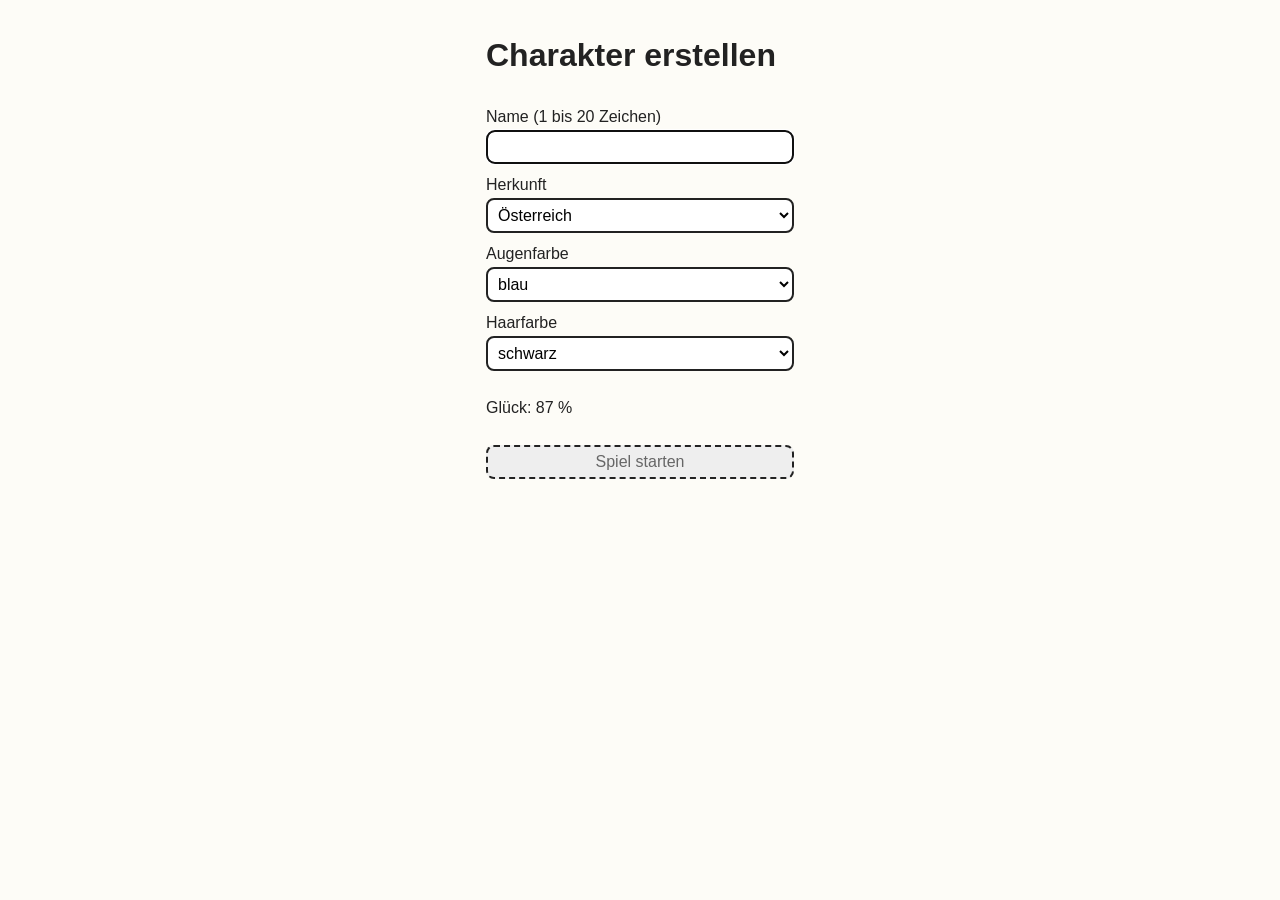
<file: index.html>
<!DOCTYPE html>
<html lang="de">
<head>
  <meta charset="utf-8">
  <meta name="viewport" content="width=device-width, initial-scale=1">
  <title>Idle-Game</title>
  <link rel="stylesheet" href="style.css">
</head>
<body>

<form id="erstellung" hidden>
  <h1>Charakter erstellen</h1>
  <label>Name (1 bis 20 Zeichen)
    <input id="name" maxlength="20" autocomplete="off" required>
  </label>
  <label>Herkunft <select id="herkunft"></select></label>
  <label>Augenfarbe <select id="augenfarbe"></select></label>
  <label>Haarfarbe <select id="haarfarbe"></select></label>
  <p id="glueck"></p>
  <button id="starten" disabled>Spiel starten</button>
</form>

<main id="spiel" hidden>
  <header id="leiste">
    <div>Guthaben <strong id="guthaben">0</strong></div>
    <div>Ertrag pro Sekunde <strong id="proSekunde">0</strong></div>
    <div id="fortschritt"></div>
    <button id="reset" type="button">Reset</button>
    <p id="hinweis" role="status"></p>
  </header>

  <section id="offline" class="meldung" hidden>
    <p id="offlineText"></p>
    <button id="offlineOk" type="button">OK</button>
  </section>
  <section id="abschluss" class="meldung" hidden>
    <p id="abschlussText"></p>
    <button id="neuesSpiel" type="button">Neues Spiel</button>
    <button id="weiterspielen" type="button">Weiterspielen</button>
  </section>

  <div id="karten"></div>
</main>

<script src="kostenkurve.js"></script>
<script src="economy.js"></script>
<script src="storage.js"></script>
<script src="game.js"></script>
<script src="format.js"></script>
<script src="figures.js"></script>
<script src="ui.js"></script>
</body>
</html>
</file>
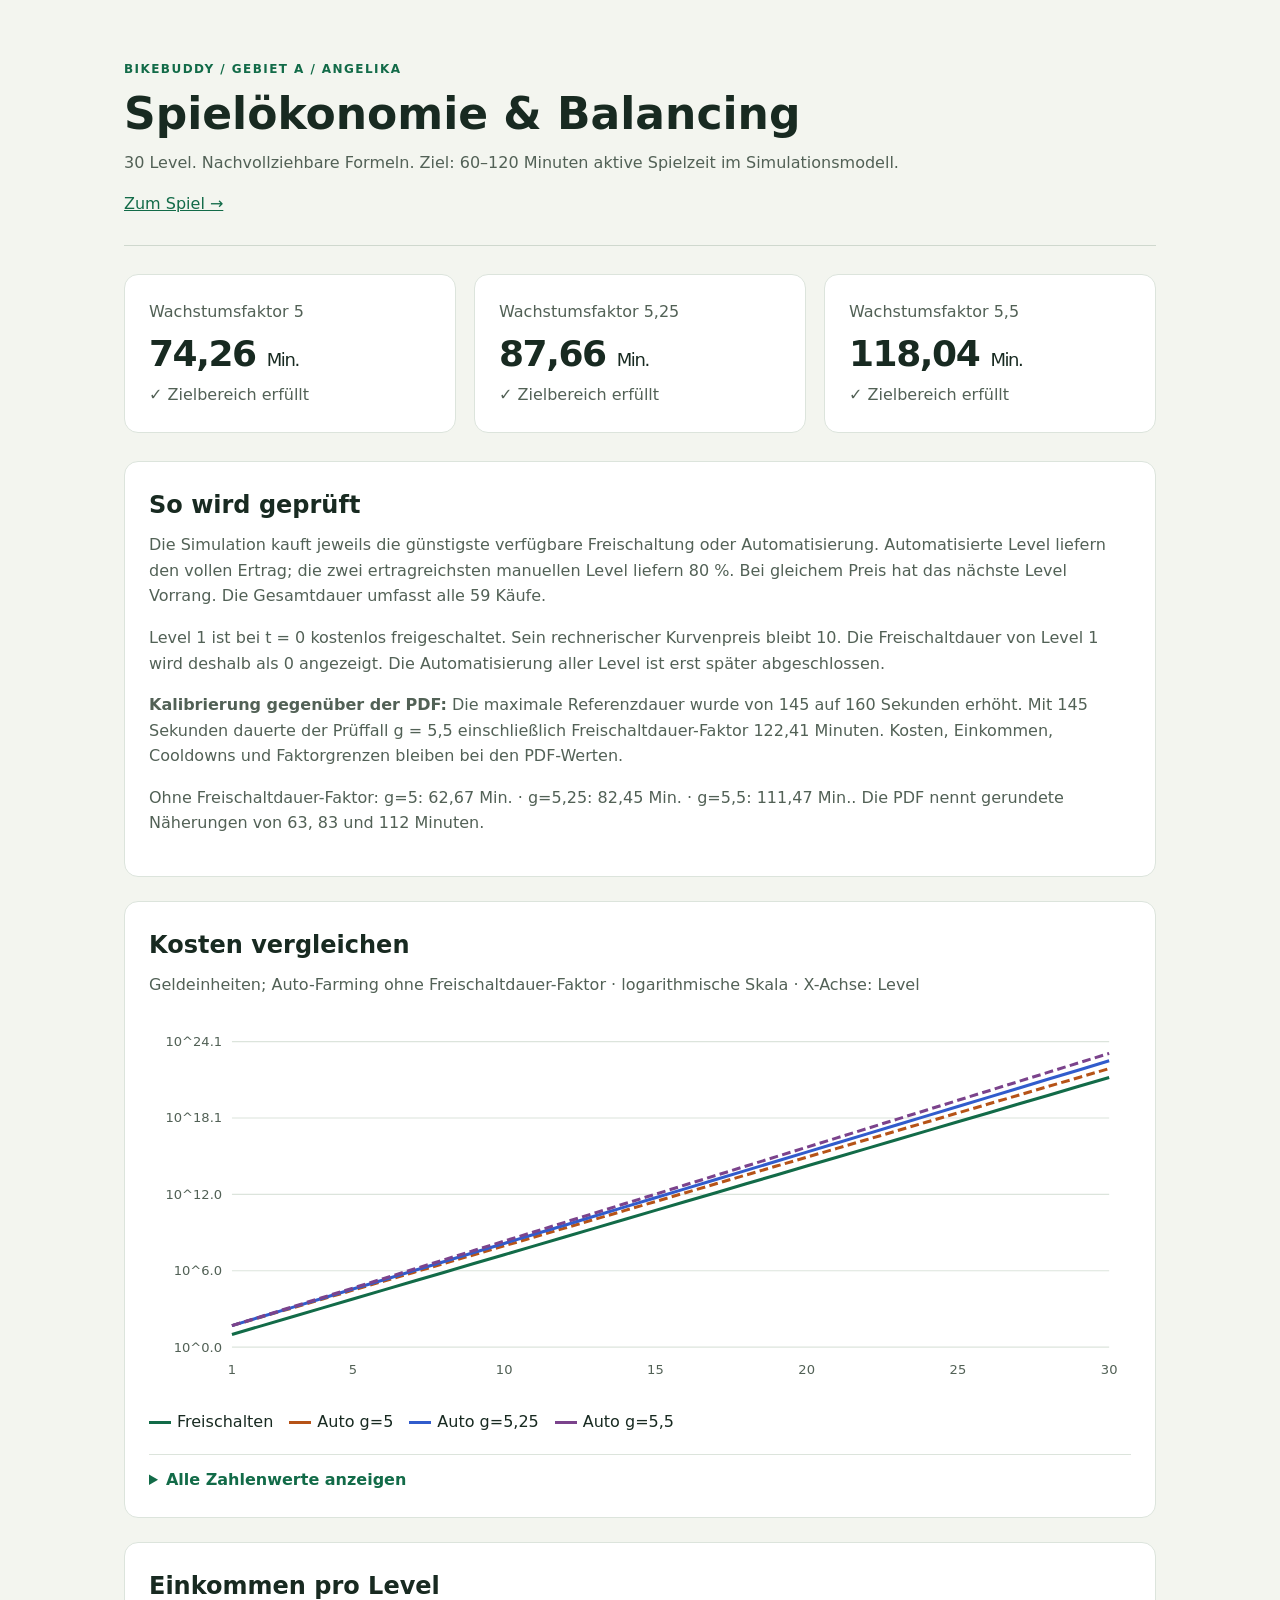
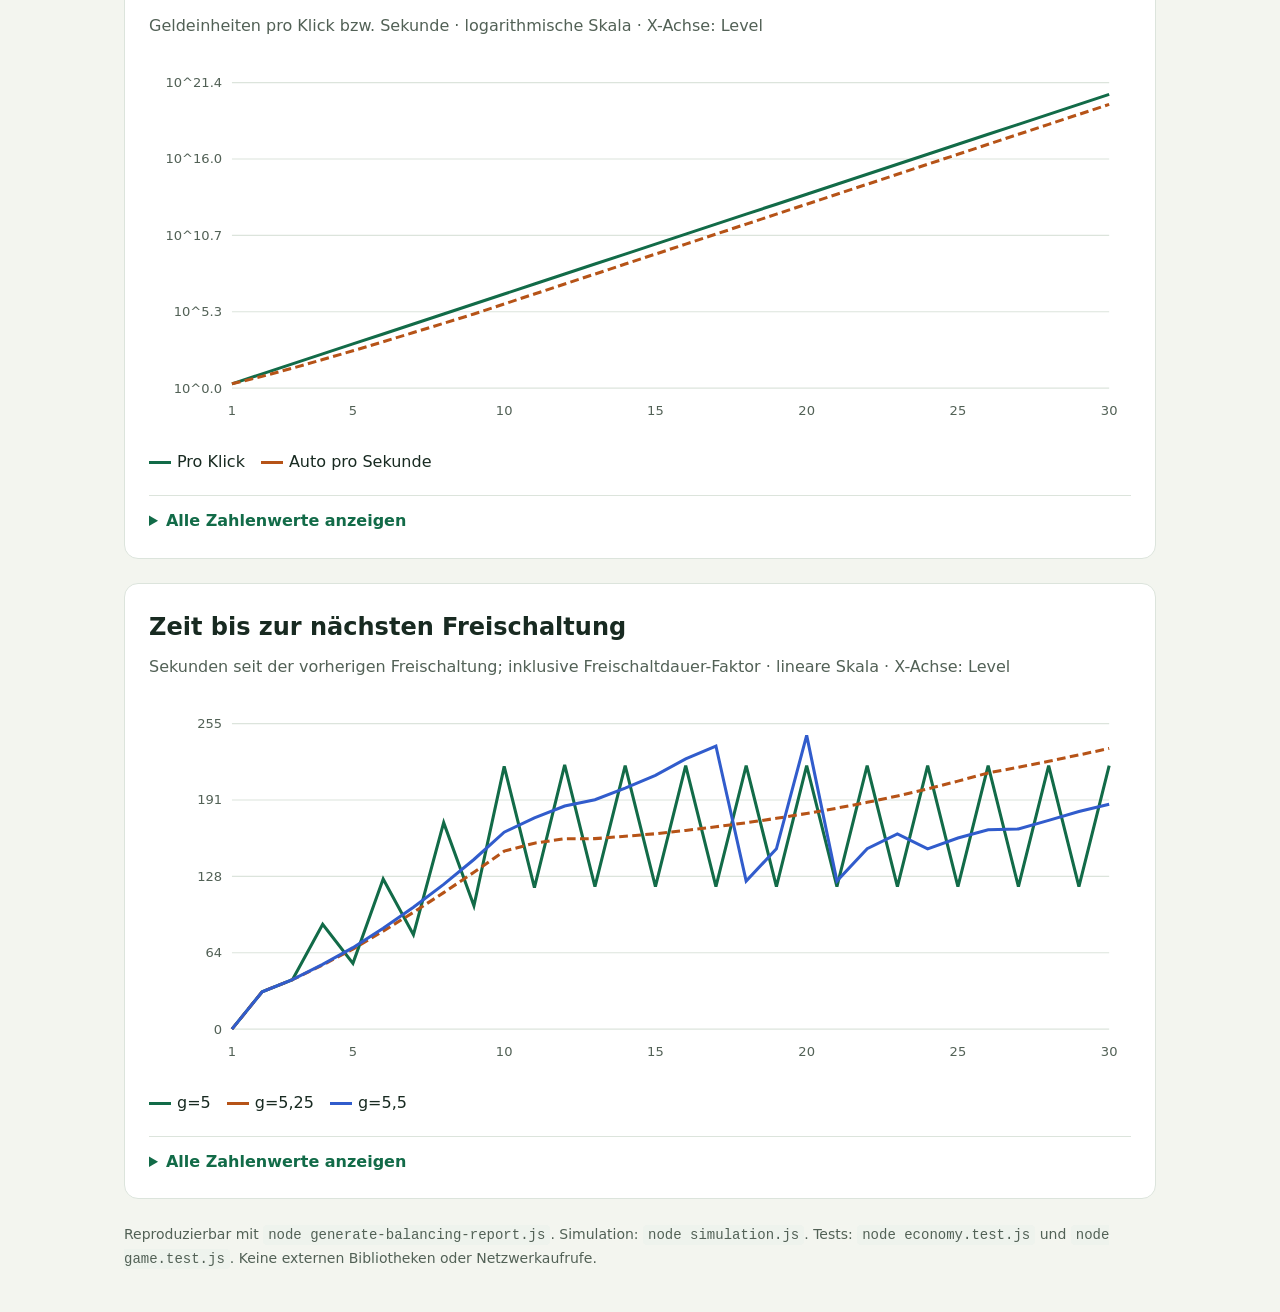
<file: kostenkurve.html>
<!doctype html>
<html lang="de"><head><meta charset="utf-8"><meta name="viewport" content="width=device-width,initial-scale=1"><title>BikeBuddy · Spielökonomie & Balancing</title>
<style>
*{box-sizing:border-box}body{margin:0;background:#f3f5ef;color:#182a21;font:16px/1.6 system-ui,sans-serif}main{max-width:1080px;margin:auto;padding:44px 24px}header{padding:16px 0 28px;border-bottom:1px solid #cfd8ce}.eyebrow{color:#126b48;font-weight:700;letter-spacing:.12em;font-size:12px}h1{font-size:clamp(28px,5vw,44px);line-height:1.15;margin:10px 0}h2{font-size:24px;margin:0}p{color:#526156;margin:8px 0 16px}.cards{display:grid;grid-template-columns:repeat(3,1fr);gap:18px;margin:28px 0}.cards article,section{background:white;border:1px solid #dce4dc;border-radius:14px;padding:24px}.cards strong{font-size:36px;letter-spacing:-.04em}.cards small{font-size:18px;font-weight:500}.cards p{margin:0}section{margin:24px 0}svg{width:100%;height:auto;margin:8px 0}svg text{font:12px system-ui;fill:#526156}.legend{display:flex;flex-wrap:wrap;gap:16px}.legend span:before{content:'';display:inline-block;width:22px;height:3px;background:var(--series);vertical-align:middle;margin-right:6px}details{margin-top:20px;border-top:1px solid #dce4dc;padding-top:12px}summary{cursor:pointer;color:#126b48;font-weight:600}.scroll{overflow:auto}table{width:100%;border-collapse:collapse;font-size:14px}th,td{text-align:right;padding:9px 12px;border-bottom:1px solid #e0e7df;white-space:nowrap}th:first-child{text-align:left}code{background:#eef3ed;padding:2px 5px;border-radius:4px}a{color:#126b48}footer{font-size:14px;color:#526156}@media(max-width:650px){main{padding:22px 14px}.cards{grid-template-columns:1fr;gap:10px}.cards article,section{padding:18px}.cards strong{font-size:30px}}
</style></head><body><main><header><div class="eyebrow">BIKEBUDDY / GEBIET A / ANGELIKA</div><h1>Spielökonomie & Balancing</h1><p>30 Level. Nachvollziehbare Formeln. Ziel: 60–120 Minuten aktive Spielzeit im Simulationsmodell.</p><a href="index.html">Zum Spiel →</a></header>
<div class="cards"><article><p>Wachstumsfaktor 5</p><strong>74,26 <small>Min.</small></strong><p>✓ Zielbereich erfüllt</p></article><article><p>Wachstumsfaktor 5,25</p><strong>87,66 <small>Min.</small></strong><p>✓ Zielbereich erfüllt</p></article><article><p>Wachstumsfaktor 5,5</p><strong>118,04 <small>Min.</small></strong><p>✓ Zielbereich erfüllt</p></article></div>
<section><h2>So wird geprüft</h2><p>Die Simulation kauft jeweils die günstigste verfügbare Freischaltung oder Automatisierung. Automatisierte Level liefern den vollen Ertrag; die zwei ertragreichsten manuellen Level liefern 80 %. Bei gleichem Preis hat das nächste Level Vorrang. Die Gesamtdauer umfasst alle 59 Käufe.</p><p>Level 1 ist bei t = 0 kostenlos freigeschaltet. Sein rechnerischer Kurvenpreis bleibt 10. Die Freischaltdauer von Level 1 wird deshalb als 0 angezeigt. Die Automatisierung aller Level ist erst später abgeschlossen.</p><p><strong>Kalibrierung gegenüber der PDF:</strong> Die maximale Referenzdauer wurde von 145 auf 160 Sekunden erhöht. Mit 145 Sekunden dauerte der Prüffall g = 5,5 einschließlich Freischaltdauer-Faktor 122,41 Minuten. Kosten, Einkommen, Cooldowns und Faktorgrenzen bleiben bei den PDF-Werten.</p><p>Ohne Freischaltdauer-Faktor: g=5: 62,67 Min. · g=5,25: 82,45 Min. · g=5,5: 111,47 Min.. Die PDF nennt gerundete Näherungen von 63, 83 und 112 Minuten.</p></section>
<section><h2>Kosten vergleichen</h2><p>Geldeinheiten; Auto-Farming ohne Freischaltdauer-Faktor · logarithmische Skala · X-Achse: Level</p><svg viewBox="0 0 900 340" role="img" aria-labelledby="cost-title cost-desc"><title id="cost-title">Kosten vergleichen</title><desc id="cost-desc">Geldeinheiten; Auto-Farming ohne Freischaltdauer-Faktor. Logarithmische Skala. Zahlenwerte stehen in der Tabelle darunter.</desc><line x1="76" y1="298" x2="880" y2="298" stroke="#dce4dc"/><text x="67" y="302" text-anchor="end">10^0.0</text><line x1="76" y1="228" x2="880" y2="228" stroke="#dce4dc"/><text x="67" y="232" text-anchor="end">10^6.0</text><line x1="76" y1="158" x2="880" y2="158" stroke="#dce4dc"/><text x="67" y="162" text-anchor="end">10^12.0</text><line x1="76" y1="88" x2="880" y2="88" stroke="#dce4dc"/><text x="67" y="92" text-anchor="end">10^18.1</text><line x1="76" y1="18" x2="880" y2="18" stroke="#dce4dc"/><text x="67" y="22" text-anchor="end">10^24.1</text><text x="76" y="323" text-anchor="middle">1</text><text x="186.89655172413794" y="323" text-anchor="middle">5</text><text x="325.51724137931035" y="323" text-anchor="middle">10</text><text x="464.1379310344828" y="323" text-anchor="middle">15</text><text x="602.7586206896551" y="323" text-anchor="middle">20</text><text x="741.3793103448276" y="323" text-anchor="middle">25</text><text x="880" y="323" text-anchor="middle">30</text><polyline fill="none" stroke="#126b48" stroke-width="2.8"  points="76,286.3799430857249 103.72413793103448,278.2578718539692 131.44827586206895,270.13580062221354 159.17241379310343,262.0137293904579 186.89655172413794,253.89165815870223 214.6206896551724,245.76958692694654 242.3448275862069,237.6475156951909 270.0689655172414,229.52544446343524 297.7931034482759,221.40337323167955 325.51724137931035,213.28130199992387 353.2413793103448,205.15923076816821 380.9655172413793,197.03715953641256 408.6896551724138,188.91508830465688 436.41379310344826,180.79301707290125 464.1379310344828,172.67094584114557 491.86206896551727,164.54887460938988 519.5862068965517,156.42680337763423 547.3103448275862,148.30473214587855 575.0344827586207,140.1826609141229 602.7586206896551,132.0605896823672 630.4827586206897,123.93851845061155 658.2068965517242,115.81644721885587 685.9310344827586,107.69437598710024 713.6551724137931,99.57230475534459 741.3793103448276,91.4502335235889 769.103448275862,83.32816229183325 796.8275862068965,75.20609106007757 824.551724137931,67.08401982832191 852.2758620689656,58.96194859656626 880,50.839877364810604"/><polyline fill="none" stroke="#b65317" stroke-width="2.8" stroke-dasharray="8 4" points="76,278.2578718539692 103.72413793103448,270.13580062221354 131.44827586206895,262.0137293904579 159.17241379310343,253.89165815870223 186.89655172413794,245.76958692694654 214.6206896551724,237.6475156951909 242.3448275862069,229.52544446343524 270.0689655172414,221.40337323167955 297.7931034482759,213.28130199992387 325.51724137931035,205.15923076816821 353.2413793103448,197.03715953641256 380.9655172413793,188.91508830465688 408.6896551724138,180.79301707290125 436.41379310344826,172.67094584114557 464.1379310344828,164.54887460938988 491.86206896551727,156.42680337763423 519.5862068965517,148.30473214587855 547.3103448275862,140.1826609141229 575.0344827586207,132.0605896823672 602.7586206896551,123.93851845061155 630.4827586206897,115.81644721885587 658.2068965517242,107.69437598710024 685.9310344827586,99.57230475534459 713.6551724137931,91.4502335235889 741.3793103448276,83.32816229183325 769.103448275862,75.20609106007757 796.8275862068965,67.08401982832191 824.551724137931,58.96194859656626 852.2758620689656,50.839877364810604 880,42.71780613305492"/><polyline fill="none" stroke="#315ccc" stroke-width="2.8"  points="76,278.2578718539692 103.72413793103448,269.8799764725218 131.44827586206895,261.52174542372427 159.17241379310343,253.15310456086564 186.89655172413794,244.78464639549293 214.6206896551724,236.41641124108128 242.3448275862069,228.04811794310484 270.0689655172414,219.67982722738805 297.7931034482759,211.3115350470245 325.51724137931035,202.94324302072476 353.2413793103448,194.5749509278028 380.9655172413793,186.20665883125517 408.6896551724138,177.83836673896627 436.41379310344826,169.47007464600048 464.1379310344828,161.10178255306602 491.86206896551727,152.7334904601393 519.5862068965517,144.36519836721803 547.3103448275862,135.9969062742962 575.0344827586207,127.62861418137422 602.7586206896551,119.26032208845228 630.4827586206897,110.89202999553035 658.2068965517242,102.52373790260842 685.9310344827586,94.15544580968646 713.6551724137931,85.78715371676452 741.3793103448276,77.41886162384259 769.103448275862,69.05056953092065 796.8275862068965,60.68227743799869 824.551724137931,52.31398534507673 852.2758620689656,43.9456932521548 880,35.57740115923286"/><polyline fill="none" stroke="#7b438c" stroke-width="2.8" stroke-dasharray="8 4" points="76,278.2578718539692 103.72413793103448,269.6548152648403 131.44827586206895,261.05009067814296 159.17241379310343,252.4485504276563 186.89655172413794,243.84565928485466 214.6206896551724,235.24259266852124 242.3448275862069,226.63953243314103 270.0689655172414,218.03647584401216 297.7931034482759,209.43341913434602 325.51724137931035,200.83036255617506 353.2413793103448,192.22730596106908 380.9655172413793,183.6242493737514 408.6896551724138,175.02119278435907 436.41379310344826,166.41813619529 464.1379310344828,157.81507960616545 491.86206896551727,149.21202301703534 519.5862068965517,140.60896642790664 547.3103448275862,132.0059098387777 575.0344827586207,123.40285324964881 602.7586206896551,114.79979666051989 630.4827586206897,106.19674007139096 658.2068965517242,97.59368348226207 685.9310344827586,88.99062689313317 713.6551724137931,80.38757030400427 741.3793103448276,71.78451371487535 769.103448275862,63.18145712574642 796.8275862068965,54.57840053661752 824.551724137931,45.9753439474886 852.2758620689656,37.3722873583597 880,28.769230769230774"/></svg><div class="legend"><span style="--series:#126b48">Freischalten</span><span style="--series:#b65317">Auto g=5</span><span style="--series:#315ccc">Auto g=5,25</span><span style="--series:#7b438c">Auto g=5,5</span></div><details><summary>Alle Zahlenwerte anzeigen</summary><div class="scroll"><table><thead><tr><th>Level</th><th>Freischalten</th><th>Auto g=5</th><th>Auto g=5,25</th><th>Auto g=5,5</th></tr></thead><tbody><tr><th scope="row">1</th><td>10</td><td>50</td><td>50</td><td>50</td></tr><tr><th scope="row">2</th><td>50</td><td>250</td><td>263</td><td>275</td></tr><tr><th scope="row">3</th><td>250</td><td>1 250</td><td>1 378</td><td>1 513</td></tr><tr><th scope="row">4</th><td>1 250</td><td>6 250</td><td>7 235</td><td>8 319</td></tr><tr><th scope="row">5</th><td>6 250</td><td>31 250</td><td>37 985</td><td>45 753</td></tr><tr><th scope="row">6</th><td>31 250</td><td>156 250</td><td>199 419</td><td>251 642</td></tr><tr><th scope="row">7</th><td>156 250</td><td>781 250</td><td>1 046 950</td><td>1 384 032</td></tr><tr><th scope="row">8</th><td>781 250</td><td>3 906 250</td><td>5 496 486</td><td>7 612 176</td></tr><tr><th scope="row">9</th><td>3 906 250</td><td>19 531 250</td><td>28 856 552</td><td>41 866 969</td></tr><tr><th scope="row">10</th><td>19 531 250</td><td>97 656 250</td><td>151 496 896</td><td>230 268 329</td></tr><tr><th scope="row">11</th><td>97 656 250</td><td>488 281 250</td><td>795 358 704</td><td>1 266 475 811</td></tr><tr><th scope="row">12</th><td>488 281 250</td><td>2 441 406 250</td><td>4 175 633 199</td><td>6 965 616 958</td></tr><tr><th scope="row">13</th><td>2 441 406 250</td><td>12 207 031 250</td><td>21 922 074 292</td><td>38 310 893 271</td></tr><tr><th scope="row">14</th><td>12 207 031 250</td><td>61 035 156 250</td><td>115 090 890 034</td><td>210 709 912 988</td></tr><tr><th scope="row">15</th><td>61 035 156 250</td><td>305 175 781 250</td><td>604 227 172 680</td><td>1 158 904 521 433</td></tr><tr><th scope="row">16</th><td>305 175 781 250</td><td>1 525 878 906 250</td><td>3 172 192 656 573</td><td>6 373 974 867 883</td></tr><tr><th scope="row">17</th><td>1 525 878 906 250</td><td>7 629 394 531 250</td><td>16 654 011 447 006</td><td>35 056 861 773 355</td></tr><tr><th scope="row">18</th><td>7 629 394 531 250</td><td>38 146 972 656 250</td><td>87 433 560 096 780</td><td>192 812 739 753 454</td></tr><tr><th scope="row">19</th><td>38 146 972 656 250</td><td>190 734 863 281 250</td><td>459 026 190 508 096</td><td>1 060 470 068 643 996</td></tr><tr><th scope="row">20</th><td>190 734 863 281 250</td><td>953 674 316 406 250</td><td>2 409 887 500 167 502</td><td>5 832 585 377 541 976</td></tr><tr><th scope="row">21</th><td>953 674 316 406 250</td><td>4 768 371 582 031 250</td><td>12 651 909 375 879 384</td><td>32 079 219 576 480 868</td></tr><tr><th scope="row">22</th><td>4 768 371 582 031 250</td><td>23 841 857 910 156 250</td><td>66 422 524 223 366 760</td><td>176 435 707 670 644 740</td></tr><tr><th scope="row">23</th><td>23 841 857 910 156 250</td><td>119 209 289 550 781 250</td><td>348 718 252 172 675 500</td><td>970 396 392 188 546 200</td></tr><tr><th scope="row">24</th><td>119 209 289 550 781 250</td><td>596 046 447 753 906 200</td><td>1 830 770 823 906 546 400</td><td>5 337 180 157 037 004 000</td></tr><tr><th scope="row">25</th><td>596 046 447 753 906 200</td><td>2 980 232 238 769 531 400</td><td>9 611 546 825 509 370 000</td><td>29 354 490 863 703 520 000</td></tr><tr><th scope="row">26</th><td>2 980 232 238 769 531 400</td><td>14 901 161 193 847 658 000</td><td>50 460 620 833 924 190 000</td><td>161 449 699 750 369 400 000</td></tr><tr><th scope="row">27</th><td>14 901 161 193 847 656 000</td><td>74 505 805 969 238 280 000</td><td>264 918 259 378 101 980 000</td><td>887 973 348 627 031 500 000</td></tr><tr><th scope="row">28</th><td>74 505 805 969 238 280 000</td><td>372 529 029 846 191 440 000</td><td>1 390 820 861 735 035 200 000</td><td>4 883 853 417 448 673 000 000</td></tr><tr><th scope="row">29</th><td>372 529 029 846 191 400 000</td><td>1 862 645 149 230 957 000 000</td><td>7 301 809 524 108 936 000 000</td><td>26 861 193 795 967 704 000 000</td></tr><tr><th scope="row">30</th><td>1 862 645 149 230 956 800 000</td><td>9 313 225 746 154 785 000 000</td><td>38 334 500 001 571 910 000 000</td><td>147 736 565 877 822 370 000 000</td></tr></tbody></table></div></details></section><section><h2>Einkommen pro Level</h2><p>Geldeinheiten pro Klick bzw. Sekunde · logarithmische Skala · X-Achse: Level</p><svg viewBox="0 0 900 340" role="img" aria-labelledby="income-title income-desc"><title id="income-title">Einkommen pro Level</title><desc id="income-desc">Geldeinheiten pro Klick bzw. Sekunde. Logarithmische Skala. Zahlenwerte stehen in der Tabelle darunter.</desc><line x1="76" y1="298" x2="880" y2="298" stroke="#dce4dc"/><text x="67" y="302" text-anchor="end">10^0.0</text><line x1="76" y1="228" x2="880" y2="228" stroke="#dce4dc"/><text x="67" y="232" text-anchor="end">10^5.3</text><line x1="76" y1="158" x2="880" y2="158" stroke="#dce4dc"/><text x="67" y="162" text-anchor="end">10^10.7</text><line x1="76" y1="87.99999999999997" x2="880" y2="87.99999999999997" stroke="#dce4dc"/><text x="67" y="91.99999999999997" text-anchor="end">10^16.0</text><line x1="76" y1="18" x2="880" y2="18" stroke="#dce4dc"/><text x="67" y="22" text-anchor="end">10^21.4</text><text x="76" y="323" text-anchor="middle">1</text><text x="186.89655172413794" y="323" text-anchor="middle">5</text><text x="325.51724137931035" y="323" text-anchor="middle">10</text><text x="464.1379310344828" y="323" text-anchor="middle">15</text><text x="602.7586206896551" y="323" text-anchor="middle">20</text><text x="741.3793103448276" y="323" text-anchor="middle">25</text><text x="880" y="323" text-anchor="middle">30</text><polyline fill="none" stroke="#126b48" stroke-width="2.8"  points="76,294.06018635721944 103.72413793103448,284.9122223714267 131.44827586206895,275.76425838563404 159.17241379310343,266.6162943998413 186.89655172413794,257.4683304140486 214.6206896551724,248.32036642825588 242.3448275862069,239.17240244246315 270.0689655172414,230.02443845667045 297.7931034482759,220.87647447087772 325.51724137931035,211.72851048508505 353.2413793103448,202.5805464992923 380.9655172413793,193.4325825134996 408.6896551724138,184.28461852770687 436.41379310344826,175.1366545419142 464.1379310344828,165.98869055612147 491.86206896551727,156.84072657032874 519.5862068965517,147.69276258453604 547.3103448275862,138.5447985987433 575.0344827586207,129.3968346129506 602.7586206896551,120.24887062715788 630.4827586206897,111.10090664136516 658.2068965517242,101.95294265557246 685.9310344827586,92.80497866977976 713.6551724137931,83.65701468398706 741.3793103448276,74.50905069819436 769.103448275862,65.36108671240163 796.8275862068965,56.21312272660893 824.551724137931,47.0651587408162 852.2758620689656,37.9171947550235 880,28.769230769230774"/><polyline fill="none" stroke="#b65317" stroke-width="2.8" stroke-dasharray="8 4" points="76,294.06018635721944 103.72413793103448,287.21686561228296 131.44827586206895,279.70407202841454 159.17241379310343,271.8244447428535 186.89655172413794,263.7127872976854 214.6206896551724,255.44100800752503 242.3448275862069,247.05202972802428 270.0689655172414,238.5735385811635 297.7931034482759,230.02443845667045 325.51724137931035,220.87647447087772 353.2413793103448,211.72851048508505 380.9655172413793,202.5805464992923 408.6896551724138,193.4325825134996 436.41379310344826,184.28461852770687 464.1379310344828,175.1366545419142 491.86206896551727,165.98869055612147 519.5862068965517,156.84072657032874 547.3103448275862,147.69276258453604 575.0344827586207,138.5447985987433 602.7586206896551,129.3968346129506 630.4827586206897,120.24887062715788 658.2068965517242,111.10090664136516 685.9310344827586,101.95294265557246 713.6551724137931,92.80497866977976 741.3793103448276,83.65701468398706 769.103448275862,74.50905069819436 796.8275862068965,65.36108671240163 824.551724137931,56.21312272660893 852.2758620689656,47.0651587408162 880,37.9171947550235"/></svg><div class="legend"><span style="--series:#126b48">Pro Klick</span><span style="--series:#b65317">Auto pro Sekunde</span></div><details><summary>Alle Zahlenwerte anzeigen</summary><div class="scroll"><table><thead><tr><th>Level</th><th>Pro Klick</th><th>Auto pro Sekunde</th></tr></thead><tbody><tr><th scope="row">1</th><td>2</td><td>2</td></tr><tr><th scope="row">2</th><td>10</td><td>6,67</td></tr><tr><th scope="row">3</th><td>50</td><td>25</td></tr><tr><th scope="row">4</th><td>250</td><td>100</td></tr><tr><th scope="row">5</th><td>1 250</td><td>416,67</td></tr><tr><th scope="row">6</th><td>6 250</td><td>1 785,71</td></tr><tr><th scope="row">7</th><td>31 250</td><td>7 812,5</td></tr><tr><th scope="row">8</th><td>156 250</td><td>34 722,22</td></tr><tr><th scope="row">9</th><td>781 250</td><td>156 250</td></tr><tr><th scope="row">10</th><td>3 906 250</td><td>781 250</td></tr><tr><th scope="row">11</th><td>19 531 250</td><td>3 906 250</td></tr><tr><th scope="row">12</th><td>97 656 250</td><td>19 531 250</td></tr><tr><th scope="row">13</th><td>488 281 250</td><td>97 656 250</td></tr><tr><th scope="row">14</th><td>2 441 406 250</td><td>488 281 250</td></tr><tr><th scope="row">15</th><td>12 207 031 250</td><td>2 441 406 250</td></tr><tr><th scope="row">16</th><td>61 035 156 250</td><td>12 207 031 250</td></tr><tr><th scope="row">17</th><td>305 175 781 250</td><td>61 035 156 250</td></tr><tr><th scope="row">18</th><td>1 525 878 906 250</td><td>305 175 781 250</td></tr><tr><th scope="row">19</th><td>7 629 394 531 250</td><td>1 525 878 906 250</td></tr><tr><th scope="row">20</th><td>38 146 972 656 250</td><td>7 629 394 531 250</td></tr><tr><th scope="row">21</th><td>190 734 863 281 250</td><td>38 146 972 656 250</td></tr><tr><th scope="row">22</th><td>953 674 316 406 250</td><td>190 734 863 281 250</td></tr><tr><th scope="row">23</th><td>4 768 371 582 031 250</td><td>953 674 316 406 250</td></tr><tr><th scope="row">24</th><td>23 841 857 910 156 250</td><td>4 768 371 582 031 250</td></tr><tr><th scope="row">25</th><td>119 209 289 550 781 250</td><td>23 841 857 910 156 250</td></tr><tr><th scope="row">26</th><td>596 046 447 753 906 300</td><td>119 209 289 550 781 260</td></tr><tr><th scope="row">27</th><td>2 980 232 238 769 531 400</td><td>596 046 447 753 906 300</td></tr><tr><th scope="row">28</th><td>14 901 161 193 847 656 000</td><td>2 980 232 238 769 531 400</td></tr><tr><th scope="row">29</th><td>74 505 805 969 238 280 000</td><td>14 901 161 193 847 656 000</td></tr><tr><th scope="row">30</th><td>372 529 029 846 191 400 000</td><td>74 505 805 969 238 280 000</td></tr></tbody></table></div></details></section><section><h2>Zeit bis zur nächsten Freischaltung</h2><p>Sekunden seit der vorherigen Freischaltung; inklusive Freischaltdauer-Faktor · lineare Skala · X-Achse: Level</p><svg viewBox="0 0 900 340" role="img" aria-labelledby="duration-title duration-desc"><title id="duration-title">Zeit bis zur nächsten Freischaltung</title><desc id="duration-desc">Sekunden seit der vorherigen Freischaltung; inklusive Freischaltdauer-Faktor. Lineare Skala. Zahlenwerte stehen in der Tabelle darunter.</desc><line x1="76" y1="298" x2="880" y2="298" stroke="#dce4dc"/><text x="67" y="302" text-anchor="end">0</text><line x1="76" y1="228" x2="880" y2="228" stroke="#dce4dc"/><text x="67" y="232" text-anchor="end">64</text><line x1="76" y1="158" x2="880" y2="158" stroke="#dce4dc"/><text x="67" y="162" text-anchor="end">128</text><line x1="76" y1="88" x2="880" y2="88" stroke="#dce4dc"/><text x="67" y="92" text-anchor="end">191</text><line x1="76" y1="18" x2="880" y2="18" stroke="#dce4dc"/><text x="67" y="22" text-anchor="end">255</text><text x="76" y="323" text-anchor="middle">1</text><text x="186.89655172413794" y="323" text-anchor="middle">5</text><text x="325.51724137931035" y="323" text-anchor="middle">10</text><text x="464.1379310344828" y="323" text-anchor="middle">15</text><text x="602.7586206896551" y="323" text-anchor="middle">20</text><text x="741.3793103448276" y="323" text-anchor="middle">25</text><text x="880" y="323" text-anchor="middle">30</text><polyline fill="none" stroke="#126b48" stroke-width="2.8"  points="76,298 103.72413793103448,263.71941424540233 131.44827586206895,252.6920929537136 159.17241379310343,201.91838668516357 186.89655172413794,237.68225380422697 214.6206896551724,160.47777489950104 242.3448275862069,211.38495309495985 270.0689655172414,108.70467072738154 297.7931034482759,185.01586102819795 325.51724137931035,57.105314572627464 353.2413793103448,168.32546040005636 380.9655172413793,55.723135804342974 408.6896551724138,167.44426865805485 436.41379310344826,56.429186472017875 464.1379310344828,167.40877181736198 491.86206896551727,56.41693149467943 519.5862068965517,167.4073515422381 547.3103448275862,56.41644126950533 575.0344827586207,167.4072947305906 602.7586206896551,56.41642166045594 630.4827586206897,167.40729245812364 658.2068965517242,56.41642087609398 685.9310344827586,167.407292367225 713.6551724137931,56.41642084471991 741.3793103448276,167.4072923635889 769.103448275862,56.416420843464806 796.8275862068965,167.40729236344376 824.551724137931,56.416420843414954 852.2758620689656,167.40729236343776 880,56.416420843412425"/><polyline fill="none" stroke="#b65317" stroke-width="2.8" stroke-dasharray="8 4" points="76,298 103.72413793103448,263.71941424540233 131.44827586206895,252.6920929537136 159.17241379310343,239.17175373156692 186.89655172413794,224.62432800045204 214.6206896551724,208.17721916719188 242.3448275862069,190.96326814599797 270.0689655172414,172.87400911311704 297.7931034482759,154.19894196326086 325.51724137931035,134.8440194739967 353.2413793103448,127.54050214867425 380.9655172413793,123.53667275186527 408.6896551724138,123.40091534423593 436.41379310344826,121.2553569048068 464.1379310344828,118.90147326772657 491.86206896551727,115.84855366189606 519.5862068965517,112.54926592407489 547.3103448275862,108.8244237794172 575.0344827586207,104.78110550058841 602.7586206896551,100.32903102622424 630.4827586206897,95.46974489248194 658.2068965517242,90.13243260621869 685.9310344827586,84.27408366009467 713.6551724137931,77.81705930210123 741.3793103448276,70.686372206156 769.103448275862,63.15617007436006 796.8275862068965,57.94361395985945 824.551724137931,52.47043003967093 852.2758620689656,46.72358692348067 880,40.689401651482285"/><polyline fill="none" stroke="#315ccc" stroke-width="2.8"  points="76,298 103.72413793103448,263.71941424540233 131.44827586206895,252.6920929537136 159.17241379310343,238.67008662296308 186.89655172413794,223.34506821561197 214.6206896551724,205.55656084614526 242.3448275862069,186.3581470291112 270.0689655172414,165.31375749770504 297.7931034482759,142.52421022830865 325.51724137931035,117.49263069872597 353.2413793103448,104.34788224368646 380.9655172413793,93.5086343388752 408.6896551724138,87.7705138858604 436.41379310344826,77.16045410982227 464.1379310344828,65.33847258705438 491.86206896551727,50.23372622848473 519.5862068965517,38.51586042727564 547.3103448275862,162.2353167340021 575.0344827586207,132.70984025721626 602.7586206896551,28.769230769230774 630.4827586206897,162.23530404452217 658.2068965517242,132.6283574175657 685.9310344827586,119.00706797258499 713.6551724137931,132.81014333878747 741.3793103448276,122.80903175159708 769.103448275862,115.29420604325267 796.8275862068965,114.58195551002885 824.551724137931,106.64302931388184 852.2758620689656,98.46070498359668 880,91.8097680389605"/></svg><div class="legend"><span style="--series:#126b48">g=5</span><span style="--series:#b65317">g=5,25</span><span style="--series:#315ccc">g=5,5</span></div><details><summary>Alle Zahlenwerte anzeigen</summary><div class="scroll"><table><thead><tr><th>Level</th><th>g=5</th><th>g=5,25</th><th>g=5,5</th></tr></thead><tbody><tr><th scope="row">1</th><td>0</td><td>0</td><td>0</td></tr><tr><th scope="row">2</th><td>31,25</td><td>31,25</td><td>31,25</td></tr><tr><th scope="row">3</th><td>41,3</td><td>41,3</td><td>41,3</td></tr><tr><th scope="row">4</th><td>87,59</td><td>53,63</td><td>54,08</td></tr><tr><th scope="row">5</th><td>54,99</td><td>66,89</td><td>68,06</td></tr><tr><th scope="row">6</th><td>125,36</td><td>81,88</td><td>84,27</td></tr><tr><th scope="row">7</th><td>78,96</td><td>97,57</td><td>101,77</td></tr><tr><th scope="row">8</th><td>172,56</td><td>114,06</td><td>120,96</td></tr><tr><th scope="row">9</th><td>103</td><td>131,09</td><td>141,73</td></tr><tr><th scope="row">10</th><td>219,6</td><td>148,73</td><td>164,55</td></tr><tr><th scope="row">11</th><td>118,21</td><td>155,39</td><td>176,53</td></tr><tr><th scope="row">12</th><td>220,86</td><td>159,04</td><td>186,41</td></tr><tr><th scope="row">13</th><td>119,01</td><td>159,16</td><td>191,64</td></tr><tr><th scope="row">14</th><td>220,21</td><td>161,12</td><td>201,32</td></tr><tr><th scope="row">15</th><td>119,05</td><td>163,27</td><td>212,09</td></tr><tr><th scope="row">16</th><td>220,23</td><td>166,05</td><td>225,86</td></tr><tr><th scope="row">17</th><td>119,05</td><td>169,06</td><td>236,54</td></tr><tr><th scope="row">18</th><td>220,23</td><td>172,45</td><td>123,76</td></tr><tr><th scope="row">19</th><td>119,05</td><td>176,14</td><td>150,68</td></tr><tr><th scope="row">20</th><td>220,23</td><td>180,2</td><td>245,43</td></tr><tr><th scope="row">21</th><td>119,05</td><td>184,63</td><td>123,76</td></tr><tr><th scope="row">22</th><td>220,23</td><td>189,49</td><td>150,75</td></tr><tr><th scope="row">23</th><td>119,05</td><td>194,83</td><td>163,17</td></tr><tr><th scope="row">24</th><td>220,23</td><td>200,72</td><td>150,59</td></tr><tr><th scope="row">25</th><td>119,05</td><td>207,22</td><td>159,7</td></tr><tr><th scope="row">26</th><td>220,23</td><td>214,08</td><td>166,55</td></tr><tr><th scope="row">27</th><td>119,05</td><td>218,83</td><td>167,2</td></tr><tr><th scope="row">28</th><td>220,23</td><td>223,82</td><td>174,44</td></tr><tr><th scope="row">29</th><td>119,05</td><td>229,06</td><td>181,9</td></tr><tr><th scope="row">30</th><td>220,23</td><td>234,56</td><td>187,96</td></tr></tbody></table></div></details></section><footer>Reproduzierbar mit <code>node generate-balancing-report.js</code>. Simulation: <code>node simulation.js</code>. Tests: <code>node economy.test.js</code> und <code>node game.test.js</code>. Keine externen Bibliotheken oder Netzwerkaufrufe.</footer></main></body></html>
</file>
<file: style.css>
/* Oberfläche (Gebiet C): Strichmännchen-Stil, bedienbar ab 360 Pixel Breite */
* { box-sizing: border-box; }

body {
  margin: 0;
  font-family: "Comic Sans MS", "Chalkboard SE", "Comic Neue", sans-serif;
  color: #222;
  background: #fdfcf7;
}

[hidden] { display: none !important; }

button {
  font: inherit;
  padding: 6px 10px;
  border: 2px solid #222;
  border-radius: 8px;
  background: #ffe873;
  cursor: pointer;
}
/* Deaktiviert ist nicht nur an der Farbe erkennbar, sondern auch am gestrichelten Rand (C-N4) */
button:disabled {
  border-style: dashed;
  background: #eee;
  color: #666;
  cursor: not-allowed;
}

/* Charaktererstellung */
#erstellung {
  max-width: 340px;
  margin: 0 auto;
  padding: 16px;
  display: grid;
  gap: 12px;
}
#erstellung label { display: grid; gap: 4px; }
#erstellung input, #erstellung select {
  font: inherit;
  padding: 6px;
  border: 2px solid #222;
  border-radius: 8px;
  background: #fff;
}

/* Feste Leiste (C-F5) */
#leiste {
  position: sticky;
  top: 0;
  z-index: 1;
  display: flex;
  flex-wrap: wrap;
  align-items: center;
  gap: 4px 16px;
  padding: 8px 12px;
  background: #fff;
  border-bottom: 3px solid #222;
}
#leiste strong { font-size: 1.2em; }
#reset { margin-left: auto; background: #fff; }
#hinweis { flex-basis: 100%; margin: 0; min-height: 1.3em; }

.meldung {
  margin: 12px;
  padding: 12px;
  border: 3px solid #222;
  border-radius: 12px;
  background: #d9f5d0;
}
.meldung p { margin: 0 0 8px; }

/* Level-Karten: am Handy untereinander, ab 900 Pixel in drei Spalten */
#karten {
  display: grid;
  gap: 12px;
  padding: 12px;
}
@media (min-width: 900px) {
  #karten { grid-template-columns: repeat(3, 1fr); }
}

.karte {
  display: grid;
  grid-template-columns: 56px 1fr auto;
  align-items: center;
  gap: 4px 10px;
  padding: 10px;
  border: 3px solid #222;
  border-radius: 12px;
  background: #fff;
}
.karte.gesperrt { border-style: dashed; background: #eee; color: #666; }
.karte.automatisiert { background: #e3f1ff; }
.karte svg { display: block; width: 56px; }
.karte h2 { margin: 0; font-size: 1.1em; }
.karte p { margin: 2px 0; font-size: 0.9em; }
.buttons { display: grid; gap: 6px; }

/* Cooldown-Balken am unteren Rand (C-F3) */
.balken {
  grid-column: 1 / -1;
  height: 8px;
  border: 2px solid #222;
  border-radius: 4px;
  overflow: hidden;
}
.balken i {
  display: block;
  width: 0;
  height: 100%;
  background: #e2574c;
}
</file>
